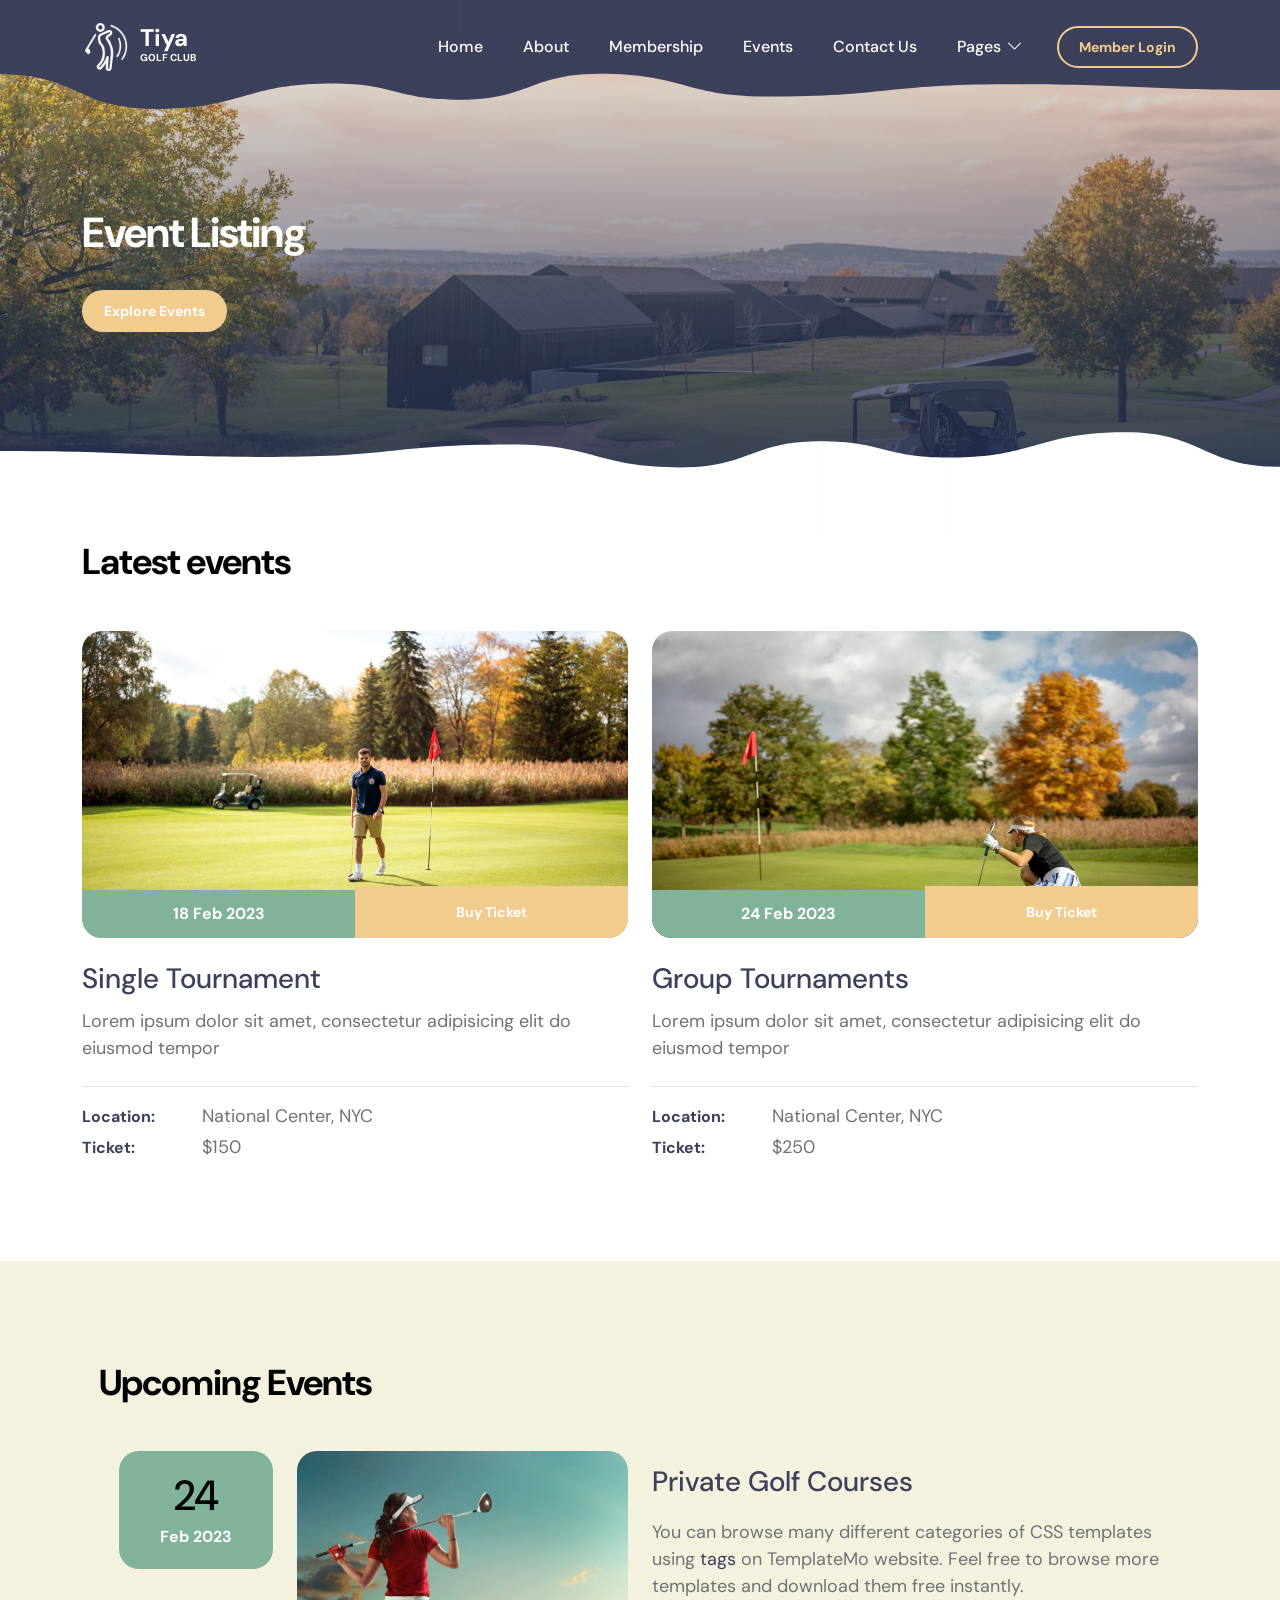
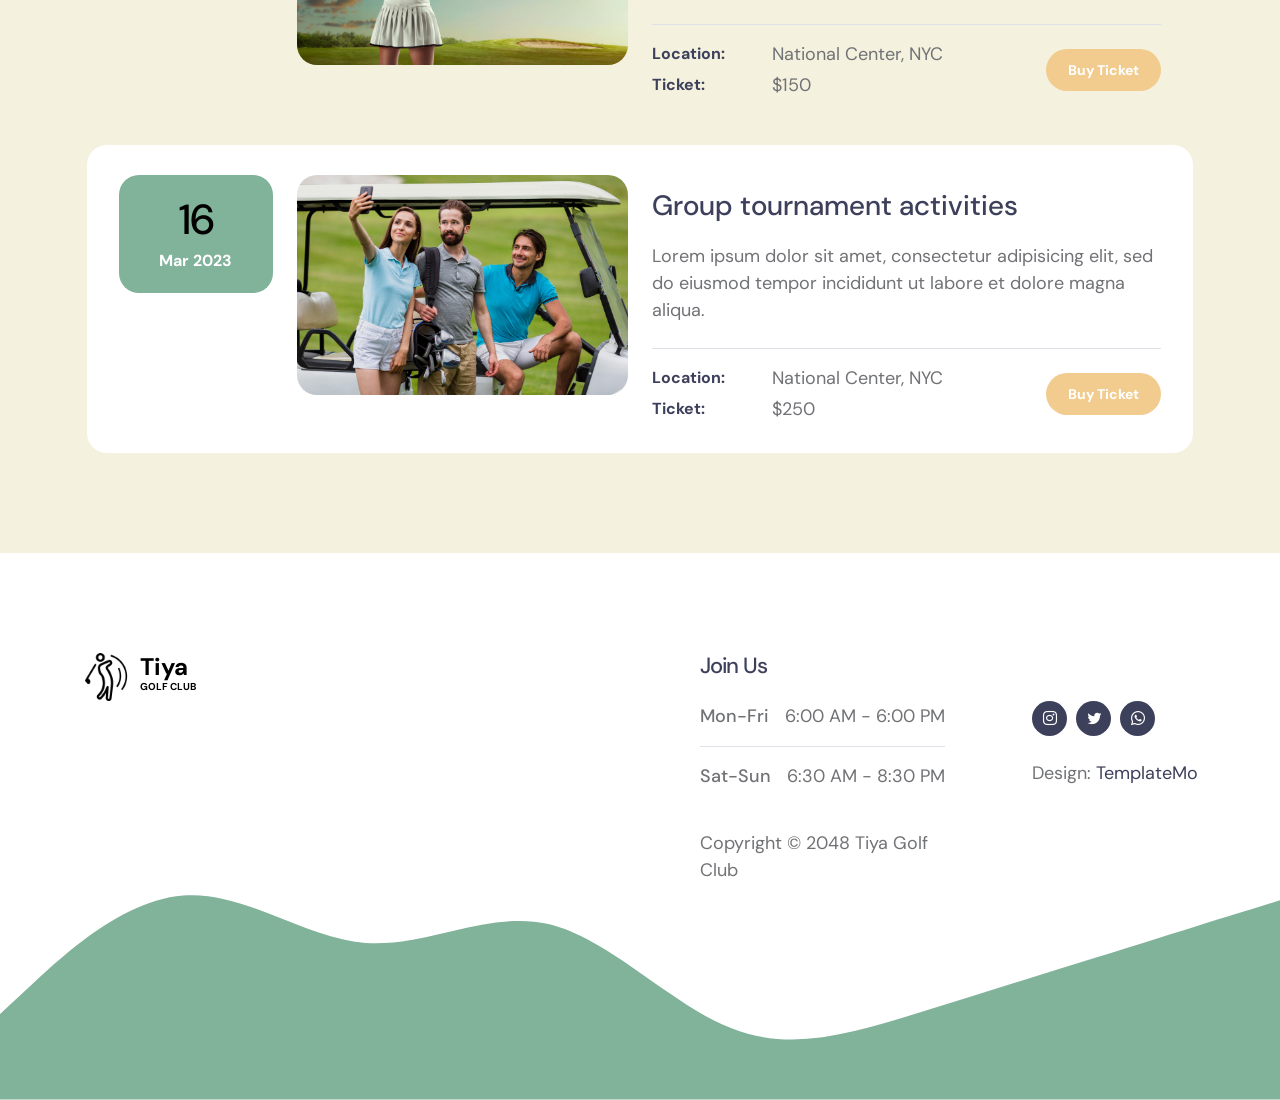
<file: event-listing.html>
<!doctype html>
<html lang="en">
    
<!-- Added by HTTrack --><meta http-equiv="content-type" content="text/html;charset=UTF-8" /><!-- /Added by HTTrack -->
<head>
        <meta charset="utf-8">
        <meta name="viewport" content="width=device-width, initial-scale=1">

        <meta name="description" content="">
        <meta name="author" content="">

        <title>Tiya Golf Club - Event Listing</title>

        <!-- CSS FILES -->                
        <link rel="preconnect" href="https://fonts.googleapis.com/">

        <link rel="preconnect" href="https://fonts.gstatic.com/" crossorigin>

        <link href="https://fonts.googleapis.com/css2?family=DM+Sans:ital,wght@0,400;0,500;0,700;1,400&amp;display=swap" rel="stylesheet">

        <link href="css/bootstrap.min.css" rel="stylesheet">

        <link href="css/bootstrap-icons.css" rel="stylesheet">

        <link href="css/templatemo-tiya-golf-club.css" rel="stylesheet">
        
<!--

TemplateMo 587 Tiya Golf Club

https://templatemo.com/tm-587-tiya-golf-club

-->
    </head>
    
    <body>

        <main>

            <nav class="navbar navbar-expand-lg">                
                <div class="container">
                    <a class="navbar-brand d-flex align-items-center" href="index.html">
                        <img src="images/logo.png" class="navbar-brand-image img-fluid" alt="Tiya Golf Club">
                        <span class="navbar-brand-text">
                            Tiya
                            <small>Golf Club</small>
                        </span>
                    </a>

                    <div class="d-lg-none ms-auto me-3">
                        <a class="btn custom-btn custom-border-btn" data-bs-toggle="offcanvas" href="#offcanvasExample" role="button" aria-controls="offcanvasExample">Member Login</a>
                    </div>
    
                    <button class="navbar-toggler" type="button" data-bs-toggle="collapse" data-bs-target="#navbarNav" aria-controls="navbarNav" aria-expanded="false" aria-label="Toggle navigation">
                        <span class="navbar-toggler-icon"></span>
                    </button>
    
                    <div class="collapse navbar-collapse" id="navbarNav">
                        <ul class="navbar-nav ms-lg-auto">
                            <li class="nav-item">
                                <a class="nav-link" href="index.html#section_1">Home</a>
                            </li>
    
                            <li class="nav-item">
                                <a class="nav-link" href="index.html#section_2">About</a>
                            </li>

                            <li class="nav-item">
                                <a class="nav-link" href="index.html#section_3">Membership</a>
                            </li>

                            <li class="nav-item">
                                <a class="nav-link" href="index.html#section_4">Events</a>
                            </li>

                            <li class="nav-item">
                                <a class="nav-link" href="index.html#section_5">Contact Us</a>
                            </li>

                            <li class="nav-item dropdown">
                                <a class="nav-link dropdown-toggle" href="#" id="navbarLightDropdownMenuLink" role="button" data-bs-toggle="dropdown" aria-expanded="false">Pages</a>

                                <ul class="dropdown-menu dropdown-menu-light" aria-labelledby="navbarLightDropdownMenuLink">
                                    <li><a class="dropdown-item active" href="event-listing.html">Event Listing</a></li>

                                    <li><a class="dropdown-item" href="event-detail.html">Event Detail</a></li>
                                </ul>
                            </li>
                        </ul>

                        <div class="d-none d-lg-block ms-lg-3">
                            <a class="btn custom-btn custom-border-btn" data-bs-toggle="offcanvas" href="#offcanvasExample" role="button" aria-controls="offcanvasExample">Member Login</a>
                        </div>
                    </div>
                </div>
            </nav>

            <div class="offcanvas offcanvas-end" data-bs-scroll="true" tabindex="-1" id="offcanvasExample" aria-labelledby="offcanvasExampleLabel">                
                <div class="offcanvas-header">
                    <h5 class="offcanvas-title" id="offcanvasExampleLabel">Member Login</h5>
                    
                    <button type="button" class="btn-close" data-bs-dismiss="offcanvas" aria-label="Close"></button>
                </div>
                
                <div class="offcanvas-body d-flex flex-column">
                    <form class="custom-form member-login-form" action="#" method="post" role="form">

                        <div class="member-login-form-body">
                            <div class="mb-4">
                                <label class="form-label mb-2" for="member-login-number">Membership No.</label>

                                <input type="text" name="member-login-number" id="member-login-number" class="form-control" placeholder="11002560" required>
                            </div>

                            <div class="mb-4">
                                <label class="form-label mb-2" for="member-login-password">Password</label>

                                <input type="password" name="member-login-password" id="member-login-password" pattern="[0-9a-zA-Z]{4,10}" class="form-control" placeholder="Password" required="">
                            </div>

                            <div class="form-check mb-4">
                                <input class="form-check-input" type="checkbox" value="" id="flexCheckDefault">
                              
                                <label class="form-check-label" for="flexCheckDefault">
                                    Remember me
                                </label>
                            </div>

                            <div class="col-lg-5 col-md-7 col-8 mx-auto">
                                <button type="submit" class="form-control">Login</button>
                            </div>

                            <div class="text-center my-4">
                                <a href="#">Forgotten password?</a>
                            </div>
                        </div>
                    </form>

                    <div class="mt-auto mb-5">
                        <p>
                            <strong class="text-white me-3">Any Questions?</strong>

                            <a href="tel: 010-020-0340" class="contact-link">
                            	010-020-0340
                            </a>
                        </p>
                    </div>
                </div>

                <svg xmlns="http://www.w3.org/2000/svg" viewBox="0 0 1440 320"><path fill="#3D405B" fill-opacity="1" d="M0,224L34.3,192C68.6,160,137,96,206,90.7C274.3,85,343,139,411,144C480,149,549,107,617,122.7C685.7,139,754,213,823,240C891.4,267,960,245,1029,224C1097.1,203,1166,181,1234,160C1302.9,139,1371,117,1406,106.7L1440,96L1440,320L1405.7,320C1371.4,320,1303,320,1234,320C1165.7,320,1097,320,1029,320C960,320,891,320,823,320C754.3,320,686,320,617,320C548.6,320,480,320,411,320C342.9,320,274,320,206,320C137.1,320,69,320,34,320L0,320Z"></path></svg>
            </div>
            

            <section class="hero-section hero-50 d-flex justify-content-center align-items-center" id="section_1">

                <div class="section-overlay"></div>

                <svg viewBox="0 0 1962 178" xmlns="http://www.w3.org/2000/svg" xmlns:xlink="http://www.w3.org/1999/xlink"><path fill="#3D405B" d="M 0 114 C 118.5 114 118.5 167 237 167 L 237 167 L 237 0 L 0 0 Z" stroke-width="0"></path> <path fill="#3D405B" d="M 236 167 C 373 167 373 128 510 128 L 510 128 L 510 0 L 236 0 Z" stroke-width="0"></path> <path fill="#3D405B" d="M 509 128 C 607 128 607 153 705 153 L 705 153 L 705 0 L 509 0 Z" stroke-width="0"></path><path fill="#3D405B" d="M 704 153 C 812 153 812 113 920 113 L 920 113 L 920 0 L 704 0 Z" stroke-width="0"></path><path fill="#3D405B" d="M 919 113 C 1048.5 113 1048.5 148 1178 148 L 1178 148 L 1178 0 L 919 0 Z" stroke-width="0"></path><path fill="#3D405B" d="M 1177 148 C 1359.5 148 1359.5 129 1542 129 L 1542 129 L 1542 0 L 1177 0 Z" stroke-width="0"></path><path fill="#3D405B" d="M 1541 129 C 1751.5 129 1751.5 138 1962 138 L 1962 138 L 1962 0 L 1541 0 Z" stroke-width="0"></path></svg>

                <div class="container">
                    <div class="row">

                        <div class="col-lg-6 col-12">

                            <h1 class="text-white mb-4 pb-2">Event Listing</h1>

                            <a href="#section_3" class="btn custom-btn smoothscroll me-3">Explore Events</a>
                        </div>

                    </div>
                </div>

                <svg viewBox="0 0 1962 178" xmlns="http://www.w3.org/2000/svg" xmlns:xlink="http://www.w3.org/1999/xlink"><path fill="#ffffff" d="M 0 114 C 118.5 114 118.5 167 237 167 L 237 167 L 237 0 L 0 0 Z" stroke-width="0"></path> <path fill="#ffffff" d="M 236 167 C 373 167 373 128 510 128 L 510 128 L 510 0 L 236 0 Z" stroke-width="0"></path> <path fill="#ffffff" d="M 509 128 C 607 128 607 153 705 153 L 705 153 L 705 0 L 509 0 Z" stroke-width="0"></path><path fill="#ffffff" d="M 704 153 C 812 153 812 113 920 113 L 920 113 L 920 0 L 704 0 Z" stroke-width="0"></path><path fill="#ffffff" d="M 919 113 C 1048.5 113 1048.5 148 1178 148 L 1178 148 L 1178 0 L 919 0 Z" stroke-width="0"></path><path fill="#ffffff" d="M 1177 148 C 1359.5 148 1359.5 129 1542 129 L 1542 129 L 1542 0 L 1177 0 Z" stroke-width="0"></path><path fill="#ffffff" d="M 1541 129 C 1751.5 129 1751.5 138 1962 138 L 1962 138 L 1962 0 L 1541 0 Z" stroke-width="0"></path></svg>
            </section>


            <section class="events-section section-padding" id="section_2">
                <div class="container">
                    <div class="row">

                        <div class="col-lg-12 col-12">
                            <h2 class="mb-lg-5 mb-4">Latest events</h2>
                        </div>

                        <div class="col-lg-6 col-12 mb-5 mb-lg-0">
                            <div class="custom-block-image-wrap">
                                <a href="event-detail.html">
                                    <img src="images/anna-rosar-ew-olGvgCCs-unsplash.jpg" class="custom-block-image img-fluid" alt="">

                                    <i class="custom-block-icon bi-link"></i>
                                </a>

                                <div class="custom-block-date-wrap">
                                    <strong class="text-white">18 Feb 2023</strong>
                                </div>

                                <div class="custom-btn-wrap">
                                    <a href="event-detail.html" class="btn custom-btn">Buy Ticket</a>
                                </div>
                            </div>

                            <div class="custom-block-info">
                                <a href="event-detail.html" class="events-title mb-2">Single Tournament</a>

                                <p class="mb-0">Lorem ipsum dolor sit amet, consectetur adipisicing elit do eiusmod tempor</p>


                                <div class="border-top mt-4 pt-3">
                                    <div class="d-flex flex-wrap align-items-center mb-1">
                                        <span class="custom-block-span">Location:</span>

                                        <p class="mb-0">National Center, NYC</p>
                                    </div>

                                    <div class="d-flex flex-wrap align-items-center">
                                        <span class="custom-block-span">Ticket:</span>

                                        <p class="mb-0">$150</p>
                                    </div>
                                </div>
                            </div>
                        </div>

                        <div class="col-lg-6 col-12">
                            <div class="custom-block-image-wrap">
                                <a href="event-detail.html">
                                    <img src="images/frederik-rosar-NDSZcCfnsbY-unsplash.jpg" class="custom-block-image img-fluid" alt="">

                                    <i class="custom-block-icon bi-link"></i>
                                </a>

                                <div class="custom-block-date-wrap">
                                    <strong class="text-white">24 Feb 2023</strong>
                                </div>

                                <div class="custom-btn-wrap">
                                    <a href="event-detail.html" class="btn custom-btn">Buy Ticket</a>
                                </div>
                            </div>

                            <div class="custom-block-info">
                                <a href="event-detail.html" class="events-title mb-2">Group Tournaments</a>

                                <p class="mb-0">Lorem ipsum dolor sit amet, consectetur adipisicing elit do eiusmod tempor</p>


                                <div class="border-top mt-4 pt-3">
                                    <div class="d-flex flex-wrap align-items-center mb-1">
                                        <span class="custom-block-span">Location:</span>

                                        <p class="mb-0">National Center, NYC</p>
                                    </div>

                                    <div class="d-flex flex-wrap align-items-center">
                                        <span class="custom-block-span">Ticket:</span>

                                        <p class="mb-0">$250</p>
                                    </div>
                                </div>
                            </div>
                        </div>

                    </div>
                </div>
            </section>


            <section class="events-section events-listing-section section-bg section-padding" id="section_3">
                <div class="container">
                    <div class="row">

                        <div class="col-lg-12 col-12">
                            <h2 class="mb-3">Upcoming Events</h2>
                        </div>

                        <div class="row custom-block mb-3">
                            <div class="col-lg-2 col-md-4 col-12 order-2 order-md-0 order-lg-0">
                                <div class="custom-block-date-wrap d-flex d-lg-block d-md-block align-items-center mt-3 mt-lg-0 mt-md-0">
                                    <h6 class="custom-block-date mb-lg-1 mb-0 me-3 me-lg-0 me-md-0">24</h6>
                                    
                                    <strong class="text-white">Feb 2023</strong>
                                </div>
                            </div>

                            <div class="col-lg-4 col-md-8 col-12 order-1 order-lg-0">
                                <div class="custom-block-image-wrap">
                                    <a href="event-detail.html">
                                        <img src="images/professional-golf-player.jpg" class="custom-block-image img-fluid" alt="">

                                        <i class="custom-block-icon bi-link"></i>
                                    </a>
                                </div>
                            </div>

                            <div class="col-lg-6 col-12 order-3 order-lg-0">
                                <div class="custom-block-info mt-2 mt-lg-0">
                                    <a href="event-detail.html" class="events-title mb-3">Private Golf Courses</a>

                                    <p class="mb-0">You can browse many different categories of CSS templates using <a href="https://templatemo.com/tag" target="_blank">tags</a> on TemplateMo website. Feel free to browse more templates and download them free instantly.</p>

                                    <div class="d-flex flex-wrap border-top mt-4 pt-3">

                                        <div class="mb-4 mb-lg-0">
                                            <div class="d-flex flex-wrap align-items-center mb-1">
                                                <span class="custom-block-span">Location:</span>

                                                <p class="mb-0">National Center, NYC</p>
                                            </div>

                                            <div class="d-flex flex-wrap align-items-center">
                                                <span class="custom-block-span">Ticket:</span>

                                                <p class="mb-0">$150</p>
                                            </div>
                                        </div>

                                        <div class="d-flex align-items-center ms-lg-auto">
                                            <a href="event-detail.html" class="btn custom-btn">Buy Ticket</a>
                                        </div>
                                    </div>
                                </div>
                            </div>
                        </div>

                        <div class="row custom-block custom-block-bg">
                            <div class="col-lg-2 col-md-4 col-12 order-2 order-md-0 order-lg-0">
                                <div class="custom-block-date-wrap d-flex d-lg-block d-md-block align-items-center mt-3 mt-lg-0 mt-md-0">
                                    <h6 class="custom-block-date mb-lg-1 mb-0 me-3 me-lg-0 me-md-0">16</h6>
                                    
                                    <strong class="text-white">Mar 2023</strong>
                                </div>
                            </div>

                            <div class="col-lg-4 col-md-8 col-12 order-1 order-lg-0">
                                <div class="custom-block-image-wrap">
                                    <a href="event-detail.html">
                                        <img src="images/girl-taking-selfie-with-friends-golf-field.jpg" class="custom-block-image img-fluid" alt="">

                                        <i class="custom-block-icon bi-link"></i>
                                    </a>
                                </div>
                            </div>

                            <div class="col-lg-6 col-12 order-3 order-lg-0">
                                <div class="custom-block-info mt-2 mt-lg-0">
                                    <a href="event-detail.html" class="events-title mb-3">Group tournament activities</a>

                                    <p class="mb-0">Lorem ipsum dolor sit amet, consectetur adipisicing elit, sed do eiusmod tempor incididunt ut labore et dolore magna aliqua.</p>

                                    <div class="d-flex flex-wrap border-top mt-4 pt-3">

                                        <div class="mb-4 mb-lg-0">
                                            <div class="d-flex flex-wrap align-items-center mb-1">
                                                <span class="custom-block-span">Location:</span>

                                                <p class="mb-0">National Center, NYC</p>
                                            </div>

                                            <div class="d-flex flex-wrap align-items-center">
                                                <span class="custom-block-span">Ticket:</span>

                                                <p class="mb-0">$250</p>
                                            </div>
                                        </div>

                                        <div class="d-flex align-items-center ms-lg-auto">
                                            <a href="event-detail.html" class="btn custom-btn">Buy Ticket</a>
                                        </div>
                                    </div>
                                </div>
                            </div>
                        </div>

                    </div>
                </div>
            </section>
        </main>

        <footer class="site-footer">
            <div class="container">
                <div class="row">

                    <div class="col-lg-6 col-12 me-auto mb-5 mb-lg-0">
                        <a class="navbar-brand d-flex align-items-center" href="index.html">
                            <img src="images/logo.png" class="navbar-brand-image img-fluid" alt="">
                            <span class="navbar-brand-text">
                                Tiya
                                <small>Golf Club</small>
                            </span>
                        </a>
                    </div>

                    <div class="col-lg-3 col-12">
                        <h5 class="site-footer-title mb-4">Join Us</h5>

                        <p class="d-flex border-bottom pb-3 mb-3 me-lg-3">
                            <span>Mon-Fri</span>
                            6:00 AM - 6:00 PM
                        </p>

                        <p class="d-flex me-lg-3">
                            <span>Sat-Sun</span>
                            6:30 AM - 8:30 PM
                        </p>
                        <br>
                        <p class="copyright-text">Copyright © 2048 Tiya Golf Club</p>
                    </div>

                        <div class="col-lg-2 col-12 ms-auto">
                            <ul class="social-icon mt-lg-5 mt-3 mb-4">
                                <li class="social-icon-item">
                                    <a href="#" class="social-icon-link bi-instagram"></a>
                                </li>

                                <li class="social-icon-item">
                                    <a href="#" class="social-icon-link bi-twitter"></a>
                                </li>

                                <li class="social-icon-item">
                                    <a href="#" class="social-icon-link bi-whatsapp"></a>
                                </li>
                            </ul>

                            <p class="copyright-text">Design: <a rel="nofollow" href="https://templatemo.com/" target="_blank">TemplateMo</a></p>
                        </div>

                </div>
            </div>

            <svg xmlns="http://www.w3.org/2000/svg" viewBox="0 0 1440 320"><path fill="#81B29A" fill-opacity="1" d="M0,224L34.3,192C68.6,160,137,96,206,90.7C274.3,85,343,139,411,144C480,149,549,107,617,122.7C685.7,139,754,213,823,240C891.4,267,960,245,1029,224C1097.1,203,1166,181,1234,160C1302.9,139,1371,117,1406,106.7L1440,96L1440,320L1405.7,320C1371.4,320,1303,320,1234,320C1165.7,320,1097,320,1029,320C960,320,891,320,823,320C754.3,320,686,320,617,320C548.6,320,480,320,411,320C342.9,320,274,320,206,320C137.1,320,69,320,34,320L0,320Z"></path></svg>
        </footer>


        <!-- JAVASCRIPT FILES -->
        <script src="js/jquery.min.js"></script>
        <script src="js/bootstrap.bundle.min.js"></script>
        <script src="js/jquery.sticky.js"></script>
        <script src="js/custom.js"></script>

    <script type="module" src="https://static.cloudflareinsights.com/beacon.min.js/v31edd6df95cf4e85bb4c19e7a9bdbcba1788362987495" integrity="sha512-iIg7k2xntmwu6/uSb5tpc/hySgZc4eoL31yB29W6tJFo2akwjPWcEqnCEdJvGexCL0KEQwVYv5BlowfhVz26hg==" data-cf-beacon='{"version":"2024.11.0","token":"c4ca6eb172664bf883440371cc8d12bf","r":1,"spa":2}' crossorigin="anonymous"></script>
</body>

</html>
</file>
<file: css/templatemo-tiya-golf-club.css>
/*

TemplateMo 587 Tiya Golf Club

https://templatemo.com/tm-587-tiya-golf-club

*/


/*---------------------------------------
  CUSTOM PROPERTIES ( VARIABLES )             
-----------------------------------------*/
:root {
  --white-color:                  #ffffff;
  --primary-color:                #81B29A;
  --secondary-color:              #3D405B;
  --section-bg-color:             #F4F1DE;
  --custom-btn-bg-color:          #F2CC8F;
  --custom-btn-bg-hover-color:    #E07A5F;
  --dark-color:                   #000000;
  --p-color:                      #717275;
  --link-hover-color:             #F2CC8F;

  --body-font-family:             'DM Sans', sans-serif;

  --h1-font-size:                 42px;
  --h2-font-size:                 36px;
  --h3-font-size:                 28px;
  --h4-font-size:                 24px;
  --h5-font-size:                 22px;
  --h6-font-size:                 20px;
  --p-font-size:                  18px;
  --menu-font-size:               16px;
  --btn-font-size:                14px;

  --border-radius-large:          100px;
  --border-radius-medium:         20px;
  --border-radius-small:          10px;

  --font-weight-normal:           400;
  --font-weight-medium:           500;
  --font-weight-bold:             700;
}

body {
  background-color: var(--white-color);
  font-family: var(--body-font-family); 
}


/*---------------------------------------
  TYPOGRAPHY               
-----------------------------------------*/

h2,
h3,
h4,
h5,
h6 {
  color: var(--dark-color);
}

h1,
h2,
h3,
h4,
h5,
h6 {
  font-weight: var(--font-weight-medium);
  letter-spacing: -1px;
}

h1 {
  font-size: var(--h1-font-size);
  font-weight: var(--font-weight-bold);
}

h2 {
  font-size: var(--h2-font-size);
  font-weight: var(--font-weight-bold);
}

h3 {
  font-size: var(--h3-font-size);
}

h4 {
  font-size: var(--h4-font-size);
}

h5 {
  font-size: var(--h5-font-size);
}

h6 {
  font-size: var(--h6-font-size);
}

p {
  color: var(--p-color);
  font-size: var(--p-font-size);
  font-weight: var(--font-weight-normal);
}

ul li {
  color: var(--p-color);
  font-size: var(--p-font-size);
  font-weight: var(--font-weight-normal);
}

a, 
button {
  touch-action: manipulation;
  transition: all 0.3s;
}

a {
  display: inline-block;
  color: var(--secondary-color);
  text-decoration: none;
}

a:hover {
  color: var(--link-hover-color);
}

b,
strong {
  font-weight: var(--font-weight-bold);
}


/*---------------------------------------
  SECTION               
-----------------------------------------*/
.section-bg {
  background-color: var(--section-bg-color);
}

.section-padding {
  padding-top: 100px;
  padding-bottom: 100px;
}

.section-overlay {
  content: "";
  background: rgba(0, 0, 0, 0) linear-gradient(rgba(39, 48, 83, 0.01) 0%, rgb(39, 48, 83) 100%) repeat scroll 0% 0%;
  position: absolute;
  top: 0;
  right: 0;
  bottom: 0;
  left: 0;
}

::selection {
  background-color: var(--primary-color);
  color: var(--white-color);
}


/*---------------------------------------
  ANIMATED HEADLINE               
-----------------------------------------*/
.cd-words-wrapper {
  display: inline-block;
  position: relative;
  text-align: left;
}

.cd-words-wrapper b {
  color: var(--link-hover-color);
  display: inline-block;
  position: absolute;
  white-space: nowrap;
  left: 0;
  top: 0;
}

.cd-words-wrapper b.is-visible {
  position: relative;
}

.no-js .cd-words-wrapper b {
  opacity: 0;
}

.no-js .cd-words-wrapper b.is-visible {
  opacity: 1;
}

.cd-headline.rotate-1 .cd-words-wrapper {
  -webkit-perspective: 300px;
  -moz-perspective: 300px;
  perspective: 300px;
}
.cd-headline.rotate-1 b {
  opacity: 0;
  -webkit-transform-origin: 50% 100%;
  -moz-transform-origin: 50% 100%;
  -ms-transform-origin: 50% 100%;
  -o-transform-origin: 50% 100%;
  transform-origin: 50% 100%;
  -webkit-transform: rotateX(180deg);
  -moz-transform: rotateX(180deg);
  -ms-transform: rotateX(180deg);
  -o-transform: rotateX(180deg);
  transform: rotateX(180deg);
}
.cd-headline.rotate-1 b.is-visible {
  opacity: 1;
  -webkit-transform: rotateX(0deg);
  -moz-transform: rotateX(0deg);
  -ms-transform: rotateX(0deg);
  -o-transform: rotateX(0deg);
  transform: rotateX(0deg);
  -webkit-animation: cd-rotate-1-in 1.2s;
  -moz-animation: cd-rotate-1-in 1.2s;
  animation: cd-rotate-1-in 1.2s;
}
.cd-headline.rotate-1 b.is-hidden {
  -webkit-transform: rotateX(180deg);
  -moz-transform: rotateX(180deg);
  -ms-transform: rotateX(180deg);
  -o-transform: rotateX(180deg);
  transform: rotateX(180deg);
  -webkit-animation: cd-rotate-1-out 1.2s;
  -moz-animation: cd-rotate-1-out 1.2s;
  animation: cd-rotate-1-out 1.2s;
}

@-webkit-keyframes cd-rotate-1-in {
  0% {
    -webkit-transform: rotateX(180deg);
    opacity: 0;
  }
  35% {
    -webkit-transform: rotateX(120deg);
    opacity: 0;
  }
  65% {
    opacity: 0;
  }
  100% {
    -webkit-transform: rotateX(360deg);
    opacity: 1;
  }
}
@-moz-keyframes cd-rotate-1-in {
  0% {
    -moz-transform: rotateX(180deg);
    opacity: 0;
  }
  35% {
    -moz-transform: rotateX(120deg);
    opacity: 0;
  }
  65% {
    opacity: 0;
  }
  100% {
    -moz-transform: rotateX(360deg);
    opacity: 1;
  }
}
@keyframes cd-rotate-1-in {
  0% {
    -webkit-transform: rotateX(180deg);
    -moz-transform: rotateX(180deg);
    -ms-transform: rotateX(180deg);
    -o-transform: rotateX(180deg);
    transform: rotateX(180deg);
    opacity: 0;
  }
  35% {
    -webkit-transform: rotateX(120deg);
    -moz-transform: rotateX(120deg);
    -ms-transform: rotateX(120deg);
    -o-transform: rotateX(120deg);
    transform: rotateX(120deg);
    opacity: 0;
  }
  65% {
    opacity: 0;
  }
  100% {
    -webkit-transform: rotateX(360deg);
    -moz-transform: rotateX(360deg);
    -ms-transform: rotateX(360deg);
    -o-transform: rotateX(360deg);
    transform: rotateX(360deg);
    opacity: 1;
  }
}
@-webkit-keyframes cd-rotate-1-out {
  0% {
    -webkit-transform: rotateX(0deg);
    opacity: 1;
  }
  35% {
    -webkit-transform: rotateX(-40deg);
    opacity: 1;
  }
  65% {
    opacity: 0;
  }
  100% {
    -webkit-transform: rotateX(180deg);
    opacity: 0;
  }
}
@-moz-keyframes cd-rotate-1-out {
  0% {
    -moz-transform: rotateX(0deg);
    opacity: 1;
  }
  35% {
    -moz-transform: rotateX(-40deg);
    opacity: 1;
  }
  65% {
    opacity: 0;
  }
  100% {
    -moz-transform: rotateX(180deg);
    opacity: 0;
  }
}
@keyframes cd-rotate-1-out {
  0% {
    -webkit-transform: rotateX(0deg);
    -moz-transform: rotateX(0deg);
    -ms-transform: rotateX(0deg);
    -o-transform: rotateX(0deg);
    transform: rotateX(0deg);
    opacity: 1;
  }
  35% {
    -webkit-transform: rotateX(-40deg);
    -moz-transform: rotateX(-40deg);
    -ms-transform: rotateX(-40deg);
    -o-transform: rotateX(-40deg);
    transform: rotateX(-40deg);
    opacity: 1;
  }
  65% {
    opacity: 0;
  }
  100% {
    -webkit-transform: rotateX(180deg);
    -moz-transform: rotateX(180deg);
    -ms-transform: rotateX(180deg);
    -o-transform: rotateX(180deg);
    transform: rotateX(180deg);
    opacity: 0;
  }
}


/*---------------------------------------
  CUSTOM BUTTON               
-----------------------------------------*/
.custom-btn {
  background: var(--custom-btn-bg-color);
  border: 2px solid transparent;
  border-radius: var(--border-radius-large);
  color: var(--white-color);
  font-size: var(--btn-font-size);
  font-weight: var(--font-weight-bold);
  line-height: normal;
  transition: all 0.3s;
  padding: 10px 20px;
}

.custom-btn:hover {
  background: var(--custom-btn-bg-hover-color);
  color: var(--white-color);
}

.custom-border-btn {
  background: transparent;
  border: 2px solid var(--custom-btn-bg-color);
  color: var(--custom-btn-bg-color);
}

.custom-border-btn:hover {
  background: var(--custom-btn-bg-color);
  border-color: transparent;
  color: var(--white-color);
}

.custom-btn-bg-white {
  border-color: var(--white-color);
  color: var(--white-color);
}

.custom-btn-group .link {
  color: var(--white-color);
  font-weight: var(--font-weight-medium);
}

.custom-btn-group .link:hover {
  color: var(--link-hover-color);
}


/*---------------------------------------
  NAVIGATION BAR & OFFCANVAS              
-----------------------------------------*/
.offcanvas {
  background-color: var(--primary-color);
  padding: 30px;
}

.offcanvas.offcanvas-end {
  border-left: 0;
}

.offcanvas-header .btn-close {
  transition: all 0.3s;
}

.offcanvas-header .btn-close:hover {
  transform: rotate(180deg);
}

.offcanvas svg {
  position: absolute;
  bottom: 0;
  right: 0;
  left: 0;
}

.sticky-wrapper {
  position: absolute;
  top: 0;
  right: 0;
  left: 0;
}

.sticky-wrapper.is-sticky .navbar {
  background-color: rgb(61 64 91);
}

.navbar {
  background: transparent;
  z-index: 99;
  padding-top: 15px;
  padding-bottom: 15px;
}

.navbar-brand,
.navbar-brand:hover {
  font-size: var(--h4-font-size);
  font-weight: var(--font-weight-bold);
  display: block;
  color: var(--dark-color);
  max-width: 48px;
}

.navbar .navbar-brand,
.navbar .navbar-brand:hover {
  color: var(--white-color);
}

.navbar .navbar-brand-image {
  filter: brightness(0) invert(1);
}

.navbar-brand-image {
  width: 48px;
  height: 48px;
}

.navbar-brand-text {
  line-height: normal;
  margin-left: 10px;
  position: relative;
  bottom: 5px;
}

.navbar-brand-text small {
  display: block;
  font-size: 10px;
  line-height: 1;
  text-transform: uppercase;
}

.navbar-expand-lg .navbar-nav .nav-link {
  border-radius: var(--border-radius-large);
  margin: 10px;
  padding: 10px;
}

.navbar-nav .nav-link {
  display: inline-block;
  color: var(--white-color);
  font-size: var(--menu-font-size);
  font-weight: var(--font-weight-medium);
  padding-top: 15px;
  padding-bottom: 15px;
}

.navbar-nav .nav-link.active, 
.navbar-nav .nav-link:hover {
  color: var(--link-hover-color);
}

.navbar .dropdown-menu {
  background: var(--white-color);
  box-shadow: 0 1rem 3rem rgba(0,0,0,.175);
  border: 0;
  display: inherit;
  opacity: 0;
  min-width: 9rem;
  margin-top: 20px;
  padding: 13px 0 10px 0;
  transition: all 0.3s;
  pointer-events: none;
}

.navbar .dropdown-menu::before {
  content: "";
  width: 0;
  height: 0;
  border-left: 20px solid transparent;
  border-right: 20px solid transparent;
  border-bottom: 15px solid var(--white-color);
  position: absolute;
  top: -10px;
  left: 10px;
}

.navbar .dropdown-item {
  display: inline-block;
  color: var(--p-color);
  font-size: var(--menu-font-size);
  font-weight: var(--font-weight-medium);
  position: relative;
}

.navbar .dropdown-item.active, 
.navbar .dropdown-item:active,
.navbar .dropdown-item:focus, 
.navbar .dropdown-item:hover {
  background: transparent;
  color: var(--link-hover-color);
}

.navbar .dropdown-toggle::after {
  content: "\f282";
  display: inline-block;
  font-family: bootstrap-icons !important;
  font-size: var(--copyright-font-size);
  font-style: normal;
  font-weight: normal !important;
  font-variant: normal;
  text-transform: none;
  line-height: 1;
  vertical-align: -.125em;
  -webkit-font-smoothing: antialiased;
  -moz-osx-font-smoothing: grayscale;
  position: relative;
  left: 2px;
  border: 0;
}

@media screen and (min-width: 992px) {
  .navbar .dropdown:hover .dropdown-menu {
    opacity: 1;
    margin-top: 0;
    pointer-events: auto;
  }
}

.navbar-toggler {
  border: 0;
  padding: 0;
  cursor: pointer;
  margin: 0;
  width: 30px;
  height: 35px;
  outline: none;
}

.navbar-toggler:focus {
  outline: none;
  box-shadow: none;
}

.navbar-toggler[aria-expanded="true"] .navbar-toggler-icon {
  background: transparent;
}

.navbar-toggler[aria-expanded="true"] .navbar-toggler-icon:before,
.navbar-toggler[aria-expanded="true"] .navbar-toggler-icon:after {
  transition: top 300ms 50ms ease, -webkit-transform 300ms 350ms ease;
  transition: top 300ms 50ms ease, transform 300ms 350ms ease;
  transition: top 300ms 50ms ease, transform 300ms 350ms ease, -webkit-transform 300ms 350ms ease;
  top: 0;
}

.navbar-toggler[aria-expanded="true"] .navbar-toggler-icon:before {
  transform: rotate(45deg);
}

.navbar-toggler[aria-expanded="true"] .navbar-toggler-icon:after {
  transform: rotate(-45deg);
}

.navbar-toggler .navbar-toggler-icon {
  background: var(--white-color);
  transition: background 10ms 300ms ease;
  display: block;
  width: 30px;
  height: 2px;
  position: relative;
}

.navbar-toggler .navbar-toggler-icon:before,
.navbar-toggler .navbar-toggler-icon:after {
  transition: top 300ms 350ms ease, -webkit-transform 300ms 50ms ease;
  transition: top 300ms 350ms ease, transform 300ms 50ms ease;
  transition: top 300ms 350ms ease, transform 300ms 50ms ease, -webkit-transform 300ms 50ms ease;
  position: absolute;
  right: 0;
  left: 0;
  background: var(--white-color);
  width: 30px;
  height: 2px;
  content: '';
}

.navbar-toggler .navbar-toggler-icon::before {
  top: -8px;
}

.navbar-toggler .navbar-toggler-icon::after {
  top: 8px;
}


/*---------------------------------------
  HERO        
-----------------------------------------*/
.hero-section {
  background-image: url('../images/anna-rosar-ZxFyVBHMK-c-unsplash.jpg');
  background-repeat: no-repeat;
  background-size: cover;
  background-position: center;
  position: relative;
  padding-top: 100px;
  padding-bottom: 100px;
  height: 100vh;
  min-height: 670px;
  margin-bottom: -90px;
}

.hero-50 {
  height: auto;
  min-height: 540px;
  margin-bottom: -100px;
}

.hero-50 .container + svg {
  transform: rotate(180deg);
}

.hero-section .ratio {
  border-radius: var(--border-radius-medium);
  overflow: hidden;
}

.hero-section svg {
  position: absolute;
  right: 0;
  left: 0;
}

.hero-section > svg {
  top: 0;
}

.hero-section .container + svg {
  top: auto;
  bottom: -1px;
}

.hero-section .row {
  position: relative;
  z-index: 22;
}


/*---------------------------------------
  BACKGROUND IMAGE SECTION        
-----------------------------------------*/
.section-bg-image {
  background-image: url('../images/frederik-rosar-NDSZcCfnsbY-unsplash.jpg');
  background-repeat: no-repeat;
  background-size: cover;
  background-position: center;
  position: relative;
  margin-bottom: -70px;
}

.section-bg-image .container + svg {
  transform: rotate(180deg);
  position: relative;
  bottom: -1px;
}

.section-bg-image-block {
  backdrop-filter: blur(5px) saturate(180%);
  -webkit-backdrop-filter: blur(5px) saturate(180%);
  background-color: rgba(255, 255, 255, 0.75);
  border-radius: var(--border-radius-medium);
  border: 1px solid rgba(209, 213, 219, 0.3);
  border-radius: var(--border-radius-medium);
  padding: 50px;
}

.section-bg-image-block .input-group {
  background-color: var(--white-color);
  border-radius: var(--border-radius-large);
  padding: 10px 15px;
}

.section-bg-image-block .input-group-text {
  background-color: transparent;
  border: 0;
}

.section-bg-image-block input[type="email"] {
  border: 0;
  box-shadow: none;
  margin-bottom: 0;
  padding-left: 0;
}

.section-bg-image-block button[type="submit"] {
  background-color: var(--primary-color);
  border: 0;
  border-radius: var(--border-radius-large) !important;
  color: var(--white-color);
  max-width: 150px;
}


/*---------------------------------------
  ABOUT SECTOIN              
-----------------------------------------*/
.about-section {
  padding-bottom: 70px;
}

.member-block-image-wrap {
  border-radius: var(--border-radius-medium);
  position: relative;
  overflow: hidden;
}

.member-block-image-wrap:hover .member-block-image {
  transform: scale(1.2);
}

.member-block-image-wrap:hover .social-icon {
  opacity: 1;
}

.member-block-image-wrap .social-icon {
  background-color: var(--white-color);
  border-radius: var(--border-radius-large);
  position: absolute;
  top: 50%;
  left: 50%;
  transform: translate(-50%, -50%);
  opacity: 0;
  transition: all 0.5s;
  padding: 15px 20px;
  width: auto;
}

.member-block-image {
  transition: all 0.3s;
}

.member-block-info {
  padding: 10px;
}

.member-block-info h4,
.member-block-info p {
  margin-bottom: 0;
}


/*---------------------------------------
  CUSTOM BLOCK              
-----------------------------------------*/
.custom-block {
  border-radius: var(--border-radius-medium);
  position: relative;
  overflow: hidden;
  padding: 30px 20px;
}

.custom-block-bg {
  background: var(--white-color);
}

.custom-block-date-wrap {
  background-color: var(--primary-color);
  border-radius: var(--border-radius-medium);
  text-align: center;
  padding: 20px 30px;
}

.custom-block-date {
  font-size: var(--h1-font-size);
}

.custom-block-image-wrap {
  border-radius: var(--border-radius-medium);
  position: relative;
  overflow: hidden;
}

.custom-block-image-wrap:hover .custom-block-image {
  transform: scale(1.2);
}

.custom-block-image-wrap:hover .custom-block-icon {
  opacity: 1;
}

.custom-block-image {
  transition: all 0.3s;
}

.custom-block-image-wrap .custom-block-date-wrap,
.custom-block-image-wrap .custom-btn-wrap {
  position: absolute;
  bottom: 0;
}

.custom-block-image-wrap .custom-block-date-wrap {
  border-radius: 0;
  left: 0;
  width: 50%;
  padding: 12.30px 20px;
}

.custom-block-image-wrap .custom-btn-wrap {
  right: 0;
  width: 50%;
}

.custom-block-image-wrap .custom-btn  {
  border-radius: 0;
  display: block;
  padding: 15px 20px;
}

.custom-block-info {
  padding-top: 10px;
}

.custom-block-image-wrap + .custom-block-info {
  padding-top: 20px;
}

.custom-block-span {
  color: var(--secondary-color);
  font-weight: var(--font-weight-bold);
  min-width: 110px;
  margin-right: 10px;
}

.custom-block-icon {
  background: var(--custom-btn-bg-color);
  border-radius: var(--border-radius-large);
  color: var(--white-color);
  width: 60px;
  height: 60px;
  line-height: 60px;
  text-align: center;
  font-size: var(--h3-font-size);
  position: absolute;
  top: 50%;
  left: 50%;
  transform: translate(-50%, -50%);
  opacity: 0;
  transition: all 0.5s;
}

.custom-block-icon:hover {
  background: var(--custom-btn-bg-hover-color);
  color: var(--white-color);
}


/*---------------------------------------
  EVENTS SECTION            
-----------------------------------------*/
.events-section.section-bg .container > .row {
  margin-right: 5px;
  margin-left: 5px;
}

.events-section.section-bg .container > .row .row {
  margin: auto;
}

.events-listing-section {
  margin-bottom: 100px;
}

.events-detail-section .custom-block-info {
  padding: 40px 60px;
}

.events-detail-info {
  background-color: var(--section-bg-color);
  border-radius: var(--border-radius-medium);
  padding: 50px 25px;
}

.events-title {
  font-size: var(--h3-font-size);
  font-weight: var(--font-weight-medium);
}


/*---------------------------------------
  MEMBERSHIP SECTION            
-----------------------------------------*/
.membership-section .container {
  position: relative;
  z-index: 2;
}

.table-responsive {
  border-radius: var(--border-radius-medium);
}

.table-responsive tbody, 
.table-responsive td, 
.table-responsive tfoot, 
.table-responsive th, 
.table-responsive thead, 
.table-responsive tr {
  border: 0;
}

.table-responsive thead tr {
  background-color: var(--secondary-color);
  color: var(--white-color);
}

.table-responsive thead th {
  padding: 22px 16px !important;
}

.table-responsive tbody tr:nth-child(even) {
  background-color: var(--section-bg-color);
}

.table>:not(caption)>*>* {
  padding: 18px 16px;
}

.table-responsive .bi-check-circle-fill {
  color: var(--primary-color);
}

.table-responsive .bi-x-circle-fill {
  color: var(--custom-btn-bg-hover-color);
}

.membership-form {
  background-color: var(--secondary-color);
  border-radius: var(--border-radius-medium);
  padding: 35px;
}

.membership-form .form-floating>textarea {
  border-radius: var(--border-radius-medium);
  height: 100px;
}


/*---------------------------------------
  CONTACT               
-----------------------------------------*/
.contact-form .form-floating>textarea {
  border-radius: var(--border-radius-medium);
  height: 120px;
}

.contact-info {
  position: relative;
}

.contact-info-item {
  background: var(--secondary-color);
  border-radius: var(--border-radius-medium);
  position: absolute;
  overflow: hidden;
  top: 50%;
  left: 50%;
  transform: translate(-50%, -50%);
  text-align: center;
}

.contact-info-body {
  padding: 20px 30px;
}

.contact-info-body strong,
.contact-info-item a {
  color: var(--white-color);
}

.contact-info-footer {
  background-color: var(--custom-btn-bg-hover-color);
  padding: 10px 20px;
  transition: all 0.3s;
}

.contact-info-footer:hover {
  background-color: var(--custom-btn-bg-color);
}

.contact-info-footer a {
  display: block;
  font-weight: var(--font-weight-bold);
}


/*---------------------------------------
  SITE FOOTER            
-----------------------------------------*/
.site-footer {
  position: relative;
  padding-bottom: 200px;
}

.site-footer .container {
  position: relative;
  z-index: 2;
}

.site-footer svg {
  position: absolute;
  bottom: 0;
  right: 0;
  left: 0;
  pointer-events: none;
}

.site-footer-title {
  color: var(--secondary-color);
}

.site-footer p span {
  font-weight: var(--font-weight-medium);
  margin-right: auto;
}


/*---------------------------------------
  CUSTOM FORM               
-----------------------------------------*/
.custom-form .form-control {
  border-radius: var(--border-radius-large);
  border-width: 2px;
  box-shadow: none;
  color: var(--p-color);
  margin-bottom: 20px;
  padding: 10px;
  padding-left: 20px;
  outline: none;
}

.custom-form .form-control:focus,
.custom-form .form-control:hover {
  border-color: var(--dark-color);
}

.form-floating>label {
  padding-left: 20px;
}

.custom-form button[type="submit"] {
  background: var(--custom-btn-bg-color);
  border: none;
  border-radius: var(--border-radius-large);
  color: var(--white-color);
  font-size: var(--p-font-size);
  font-weight: var(--font-weight-medium);
  transition: all 0.3s;
  margin-bottom: 0;
  padding-left: 10px;
}

.custom-form button[type="submit"]:hover,
.custom-form button[type="submit"]:focus {
  background: var(--custom-btn-bg-hover-color);
  border-color: transparent;
}

.header-form {
  position: relative;
}

.header-form .form-control {
  padding-left: 42px;
}

.header-form-icon {
  width: 24px;
  position: absolute;
  top: 0;
  margin: 12px;
  margin-left: 15px;
}


/*---------------------------------------
  SOCIAL ICON               
-----------------------------------------*/
.social-icon {
  margin: 0;
  padding: 0;
}

.social-icon-item {
  list-style: none;
  display: inline-block;
  vertical-align: top;
}

.social-icon-link {
  background: var(--secondary-color);
  border-radius: var(--border-radius-large);
  color: var(--white-color);
  font-size: var(--btn-font-size);
  display: block;
  margin-right: 5px;
  text-align: center;
  width: 35px;
  height: 35px;
  line-height: 36px;
  transition: background 0.2s, color 0.2s;
}

.social-icon-link:hover {
  background: var(--primary-color);
  color: var(--white-color);
}


/*---------------------------------------
  RESPONSIVE STYLES               
-----------------------------------------*/
@media screen and (max-width: 991px) {
  h1 {
    font-size: 36px;
  }

  h2 {
    font-size: 28px;
  }

  h3 {
    font-size: 22px;
  }

  h4 {
    font-size: 20px;
  }

  h5 {
    font-size: 18px;
  }

  h6 {
    font-size: 16px;
  }

  .section-padding {
    padding-top: 50px;
    padding-bottom: 50px;
  }
  
  .navbar {
    background-color: var(--secondary-color);
  }

  .navbar-nav .dropdown-menu {
    position: relative;
    left: 10px;
    opacity: 1;
    pointer-events: auto;
    max-width: 155px;
    margin-top: 15px;
    margin-bottom: 15px;
  }

  .navbar-expand-lg .navbar-nav {
    padding-top: 15px;
    padding-bottom: 10px;
  }

  .navbar-expand-lg .navbar-nav .nav-link {
    margin: 5px;
    padding: 0;
  }

  .hero-section {
    position: relative;
    top: 82px;
    margin-bottom: 82px;
  }

  .events-listing-section {
    margin-bottom: 50px;
  }

  .events-detail-section .custom-block-info {
    padding: 40px;
  }

  .events-detail-info {
    padding: 35px 25px;
  }

  .contact-info-item {
    width: 60%;
  }

  .events-detail-section .contact-info-item {
    width: 70%;
  }

  .section-bg-image {
    margin-bottom: 0;
  }

  .section-bg-image-block {
    padding: 30px;
  }

  .site-footer {
    padding-top: 20px;
    padding-bottom: 100px;
  }
}

@media screen and (max-width: 480px) {
  .navbar-brand {
    font-size: var(--p-font-size);
  }

  .navbar-brand-icon {
    width: 30px;
    height: 30px;
  }

  .navbar-brand-icon::after {
    top: 5px;
  }

  .section-bg-image-block {
    padding: 30px;
  }

  .contact-info-item {
    width: 72%;
  }
}

@media screen and (max-width: 360px) {
  .custom-btn {
    font-size: 12px;
    padding: 4px 12px;
  }
}
</file>
